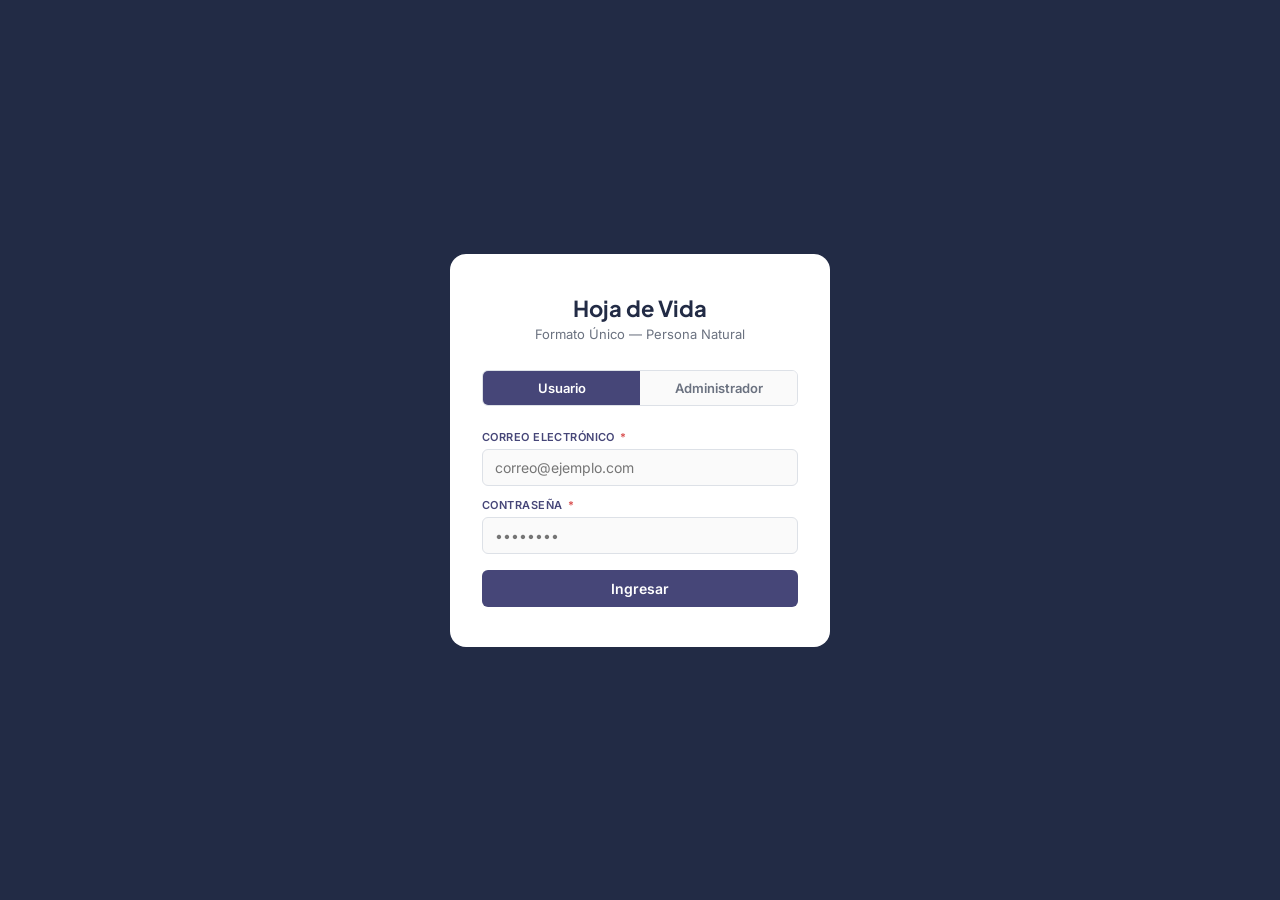
<file: index.html>
<!DOCTYPE html>
<html lang="es">
<head>
<meta charset="UTF-8">
<meta name="viewport" content="width=device-width, initial-scale=1.0">
<title>Login — Hoja de Vida</title>
<link rel="stylesheet" href="./css/styles.css">
</head>
<body>

<div class="login-wrap">
  <div class="login-card">
    <div class="logo-big">Hoja de Vida</div>
    <div class="sub">Formato Único — Persona Natural</div>
    <div class="role-tabs">
      <div class="role-tab active" onclick="selectRole(this,'usuario')">Usuario</div>
      <div class="role-tab" onclick="selectRole(this,'admin')">Administrador</div>
    </div>
    <div class="form-grid full" style="gap:12px;">
      <div class="field">
        <label>Correo electrónico <span class="req">*</span></label>
        <input type="email" placeholder="correo@ejemplo.com">
      </div>
      <div class="field">
        <label>Contraseña <span class="req">*</span></label>
        <input type="password" placeholder="••••••••">
      </div>
    </div>
    <button class="btn btn-primary" style="width:100%;margin-top:1rem;" id="btn-ingresar" onclick="ingresar()">Ingresar</button>
  </div>
</div>

<script src="./js/index.js"></script>
</body>
</html>
</file>
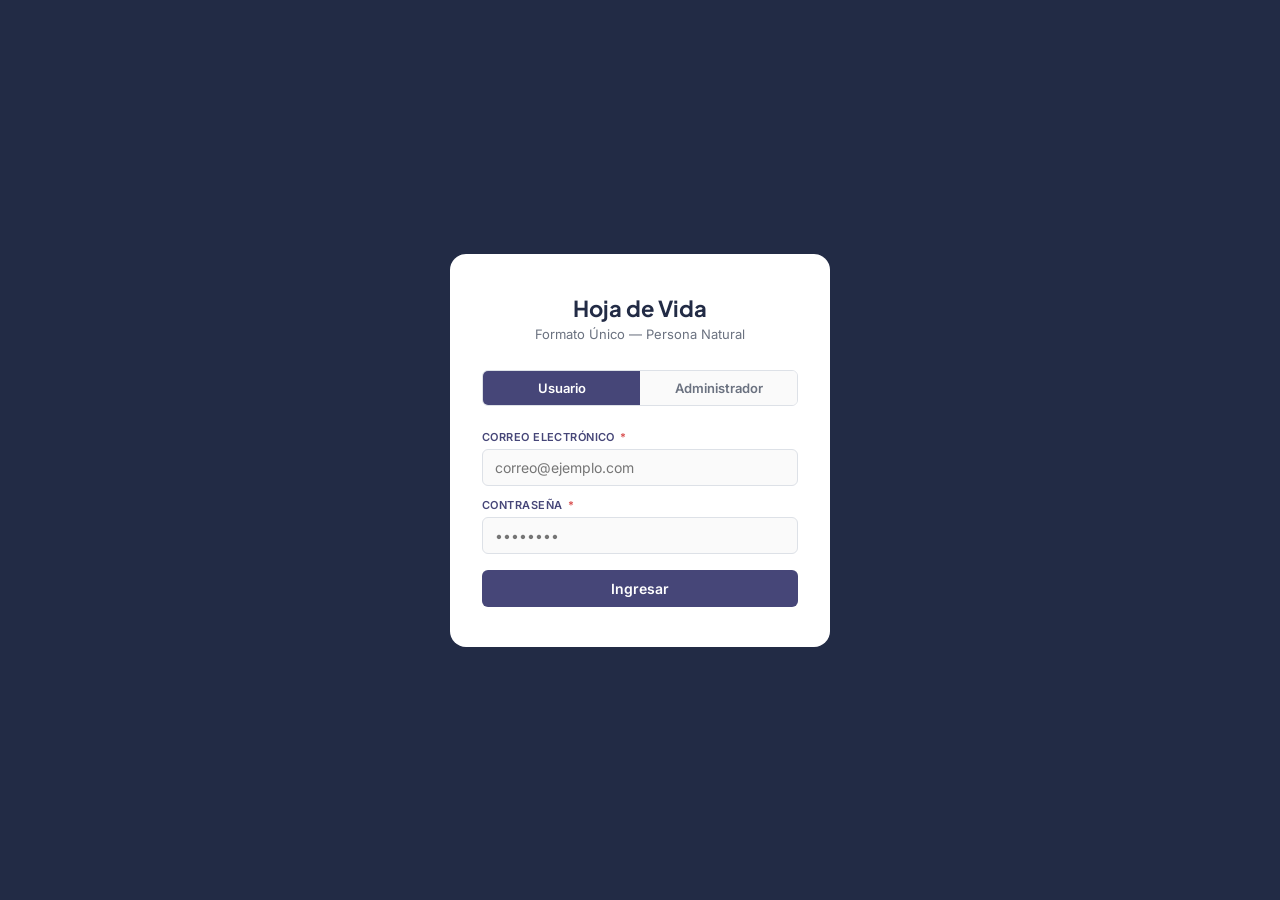
<file: admin.html>
<!DOCTYPE html>
<html lang="es">
<head>
  <meta charset="UTF-8">
  <meta name="viewport" content="width=device-width, initial-scale=1.0">
  <title>Administrador — Hoja de Vida</title>
  <link rel="stylesheet" href="../css/admin_style.css">
</head>
<body>
<header>
  <div class="logo">HV <span>Admin Panel</span></div>
  <div style="display:flex;align-items:center;gap:16px;">
    <span style="font-size:12px;color:var(--c4);" id="header-usuario"></span>
    <button class="btn btn-ghost" style="font-size:12px;padding:5px 12px;color:#fff;border-color:rgba(255,255,255,0.3);" onclick="salir()">Cerrar sesión</button>
  </div>
</header>
<nav style="background:var(--c1);">
  <span style="color:rgba(255,255,255,0.7);font-size:13px;padding:13px 18px;">Panel de Administración</span>
</nav>
<main>
  <div class="page-header">
    <h2>Hojas de vida recibidas</h2>
    <p>Visualice, filtre y cambie el estado de las hojas de vida.</p>
  </div>

  <div class="admin-layout">
    <!-- Sidebar filtros -->
    <div class="sidebar">
      <div style="font-size:11px;font-weight:700;color:var(--muted);text-transform:uppercase;letter-spacing:.05em;margin-bottom:8px;">Filtrar por estado</div>
      <div id="sidebar-filtros"></div>
    </div>

    <!-- Tabla principal -->
    <div class="admin-main">
      <div class="card" style="padding:0;overflow:hidden;">
        <div class="table-wrap">
          <table>
            <thead>
            <tr>
              <th>Nombre</th>
              <th>Documento</th>
              <th>Correo</th>
              <th>Fecha envío</th>
              <th>Estado</th>
              <th>Acción</th>
            </tr>
            </thead>
            <tbody id="tabla-hvs">
            <tr><td colspan="6" style="text-align:center;padding:2rem;color:var(--muted);">Cargando...</td></tr>
            </tbody>
          </table>
        </div>
      </div>

      <!-- Panel detalle -->
      <div class="card" id="panel-detalle" style="display:none;margin-top:1rem;">
        <div class="card-title"><span class="dot"></span> Detalle de hoja de vida</div>
        <div class="form-grid" style="margin-bottom:1rem;">
          <div class="preview-row"><span class="k">Nombre:</span><span class="v" id="det-nombre">—</span></div>
          <div class="preview-row"><span class="k">Documento:</span><span class="v" id="det-doc">—</span></div>
          <div class="preview-row"><span class="k">Correo:</span><span class="v" id="det-correo">—</span></div>
          <div class="preview-row"><span class="k">Formación:</span><span class="v" id="det-formacion">—</span></div>
          <div class="preview-row"><span class="k">Experiencia:</span><span class="v" id="det-exp">—</span></div>
          <div class="preview-row"><span class="k">Fecha envío:</span><span class="v" id="det-fecha">—</span></div>
          <div class="preview-row"><span class="k">Estado actual:</span><span class="tag diligenciada" id="det-estado">—</span></div>
        </div>
        <div style="display:flex;align-items:center;gap:12px;flex-wrap:wrap;">
          <div class="field" style="flex:1;min-width:200px;">
            <label>Cambiar estado</label>
            <select id="nuevo-estado">
              <option value="diligenciada">Diligenciada</option>
              <option value="aceptada">Aceptada</option>
              <option value="rechazada">Rechazada</option>
            </select>
          </div>
          <button class="btn btn-primary" style="margin-top:18px;" onclick="cambiarEstado()">Guardar cambio</button>
        </div>
      </div>
    </div>
  </div>
</main>
<footer>Facultad de Ingeniería · Desarrollo Web · EAM Institución Universitaria</footer>
<script src="js/admin.js"></script>
</body>
</html>
</file>
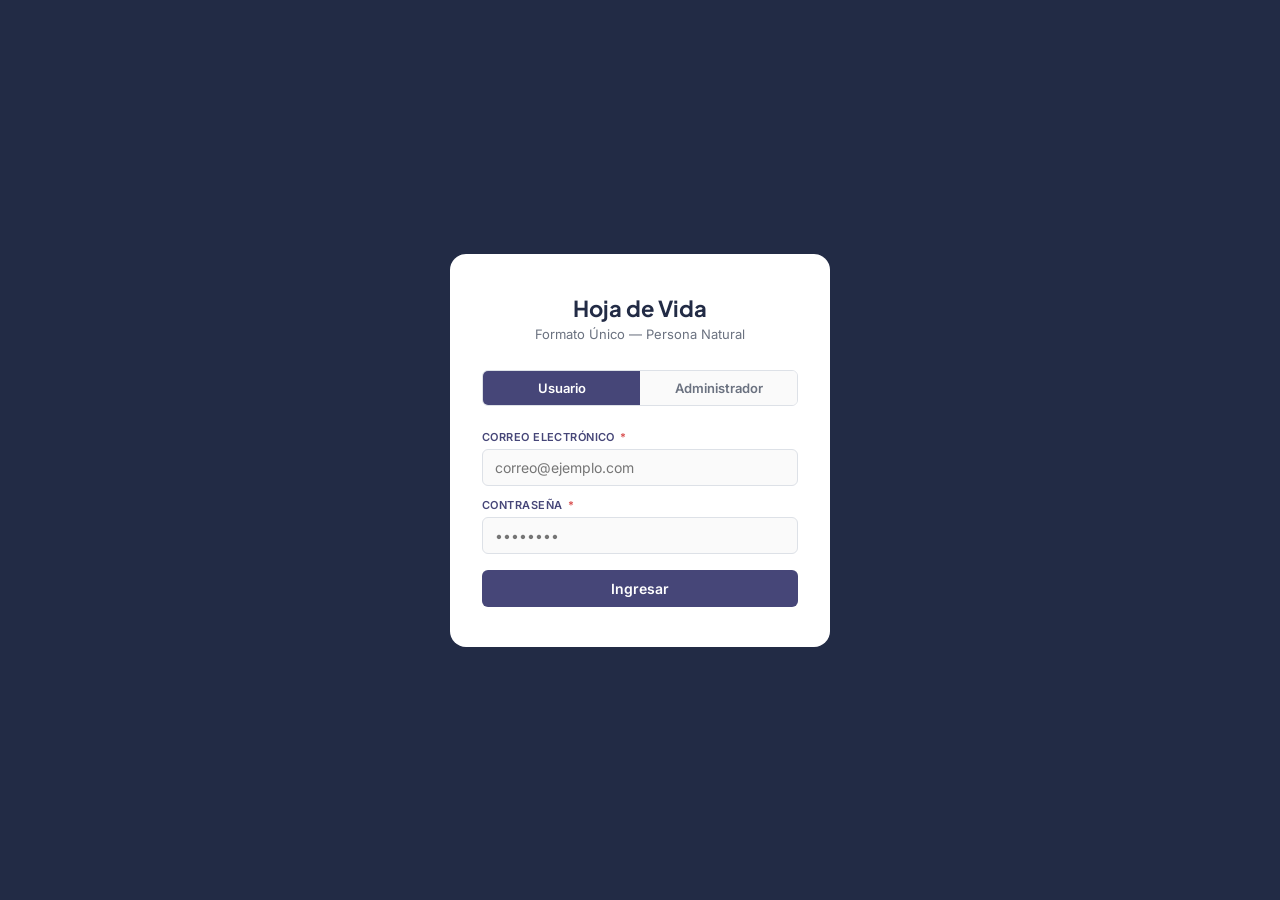
<file: html/admin.html>
<!DOCTYPE html>
<html lang="es">
<head>
  <meta charset="UTF-8">
  <meta name="viewport" content="width=device-width, initial-scale=1.0">
  <title>Administrador — Hoja de Vida</title>
  <link rel="stylesheet" href="../css/admin_style.css">
</head>
<body>
<header>
  <div class="logo">HV <span>Admin Panel</span></div>
  <div style="display:flex;align-items:center;gap:16px;">
    <span style="font-size:12px;color:var(--c4);" id="header-usuario"></span>
    <button class="btn btn-ghost" style="font-size:12px;padding:5px 12px;color:#fff;border-color:rgba(255,255,255,0.3);" onclick="salir()">Cerrar sesión</button>
  </div>
</header>
<nav style="background:var(--c1);">
  <span style="color:rgba(255,255,255,0.7);font-size:13px;padding:13px 18px;">Panel de Administración</span>
</nav>
<main>
  <div class="page-header">
    <h2>Hojas de vida recibidas</h2>
    <p>Visualice, filtre y cambie el estado de las hojas de vida.</p>
  </div>

  <div class="admin-layout">
    <!-- Sidebar filtros -->
    <div class="sidebar">
      <div style="font-size:11px;font-weight:700;color:var(--muted);text-transform:uppercase;letter-spacing:.05em;margin-bottom:8px;">Filtrar por estado</div>
      <div id="sidebar-filtros"></div>
    </div>

    <!-- Tabla principal -->
    <div class="admin-main">
      <div class="card" style="padding:0;overflow:hidden;">
        <div class="table-wrap">
          <table>
            <thead>
              <tr>
                <th>Nombre</th>
                <th>Documento</th>
                <th>Correo</th>
                <th>Fecha envío</th>
                <th>Estado</th>
                <th>Acción</th>
              </tr>
            </thead>
            <tbody id="tabla-hvs">
              <tr><td colspan="6" style="text-align:center;padding:2rem;color:var(--muted);">Cargando...</td></tr>
            </tbody>
          </table>
        </div>
      </div>

      <!-- Panel detalle -->
      <div class="card" id="panel-detalle" style="display:none;margin-top:1rem;">
        <div class="card-title"><span class="dot"></span> Detalle de hoja de vida</div>
        <div class="form-grid" style="margin-bottom:1rem;">
          <div class="preview-row"><span class="k">Nombre:</span><span class="v" id="det-nombre">—</span></div>
          <div class="preview-row"><span class="k">Documento:</span><span class="v" id="det-doc">—</span></div>
          <div class="preview-row"><span class="k">Correo:</span><span class="v" id="det-correo">—</span></div>
          <div class="preview-row"><span class="k">Formación:</span><span class="v" id="det-formacion">—</span></div>
          <div class="preview-row"><span class="k">Experiencia:</span><span class="v" id="det-exp">—</span></div>
          <div class="preview-row"><span class="k">Fecha envío:</span><span class="v" id="det-fecha">—</span></div>
          <div class="preview-row"><span class="k">Estado actual:</span><span class="tag diligenciada" id="det-estado">—</span></div>
        </div>
        <div style="display:flex;align-items:center;gap:12px;flex-wrap:wrap;">
          <div class="field" style="flex:1;min-width:200px;">
            <label>Cambiar estado</label>
            <select id="nuevo-estado">
              <option value="diligenciada">Diligenciada</option>
              <option value="aceptada">Aceptada</option>
              <option value="rechazada">Rechazada</option>
            </select>
          </div>
          <button class="btn btn-primary" style="margin-top:18px;" onclick="cambiarEstado()">Guardar cambio</button>
        </div>
      </div>
    </div>
  </div>
</main>
<footer>Facultad de Ingeniería · Desarrollo Web · EAM Institución Universitaria</footer>
<script src="../js/admin.js"></script>
</body>
</html>
</file>
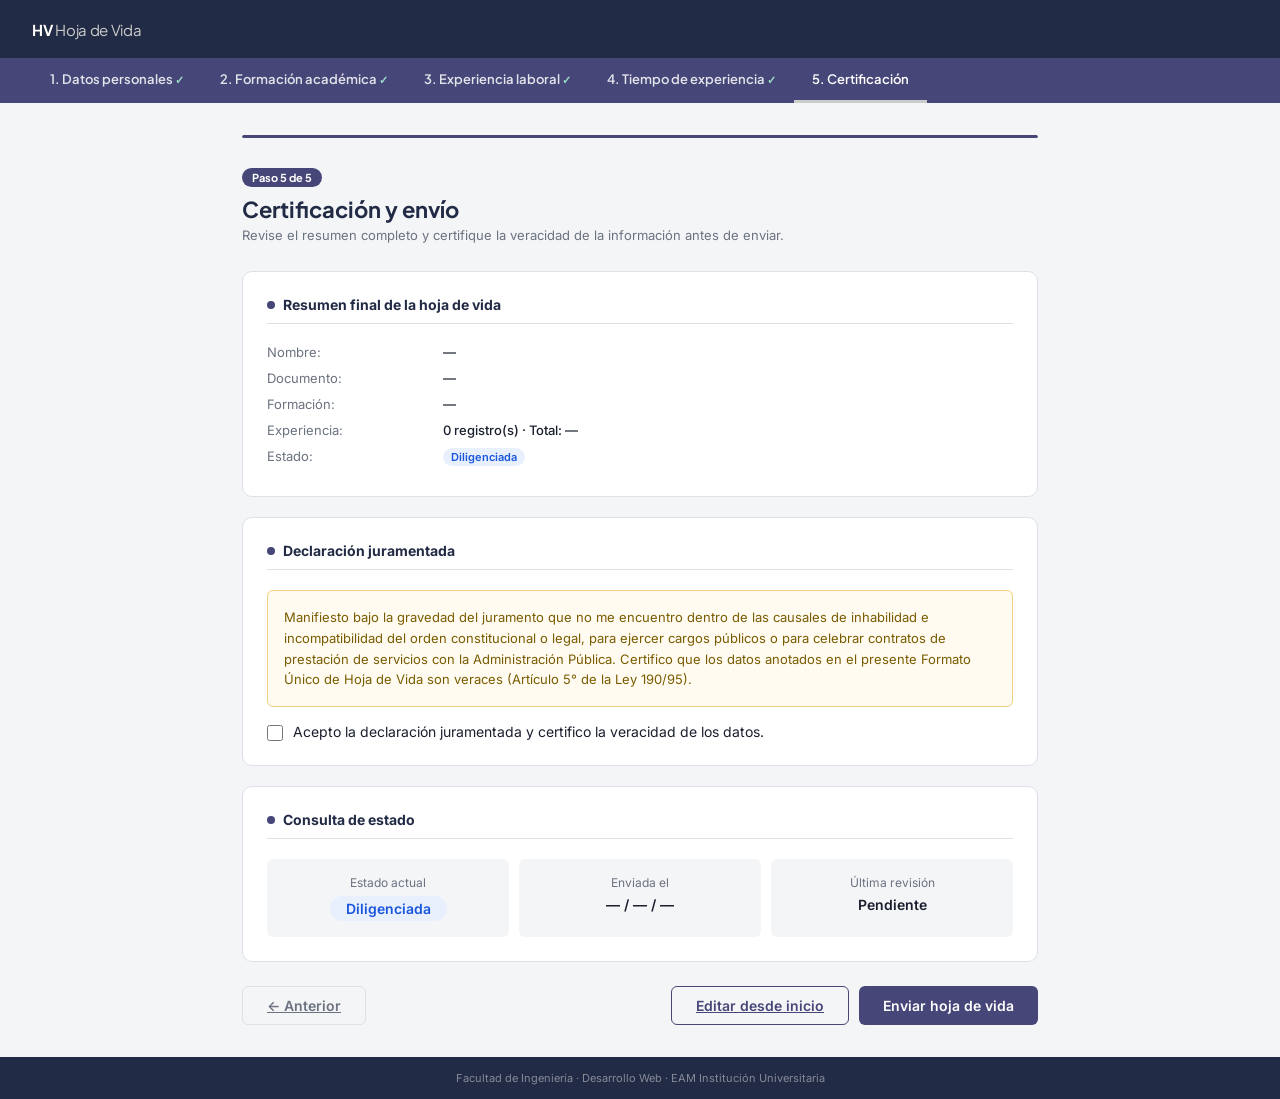
<file: html/certificacion.html>
<!DOCTYPE html>
<html lang="es">
<head> 
  <meta charset="UTF-8">
  <meta name="viewport" content="width=device-width, initial-scale=1.0">
  <title>Certificación — Hoja de Vida</title>
  <link rel="stylesheet" href="../css/styles.css">
</head>
<body>
<header>
  <div class="logo">HV <span>Hoja de Vida</span></div>
  <span style="font-size:12px;color:var(--c4);" id="header-usuario"></span>
</header>
<nav>
  <a class="done" href="datos-personales.html">1. Datos personales</a>
  <a class="done" href="formacion-academica.html">2. Formación académica</a>
  <a class="done" href="experiencia-laboral.html">3. Experiencia laboral</a>
  <a class="done" href="tiempo-experiencia.html">4. Tiempo de experiencia</a>
  <a class="active" href="certificacion.html">5. Certificación</a>
</nav>
<main>
  <div class="progress-bar"><div class="progress-fill" style="width:100%"></div></div>
  <div class="page-header">
    <div class="step-badge">Paso 5 de 5</div>
    <h2>Certificación y envío</h2>
    <p>Revise el resumen completo y certifique la veracidad de la información antes de enviar.</p>
  </div>

  <div class="card">
    <div class="card-title"><span class="dot"></span> Resumen final de la hoja de vida</div>
    <div class="preview-row" style="margin-bottom:10px;"><span class="k">Nombre:</span><span class="v" id="res-nombre">—</span></div>
    <div class="preview-row" style="margin-bottom:10px;"><span class="k">Documento:</span><span class="v" id="res-doc">—</span></div>
    <div class="preview-row" style="margin-bottom:10px;"><span class="k">Formación:</span><span class="v" id="res-formacion">—</span></div>
    <div class="preview-row" style="margin-bottom:10px;"><span class="k">Experiencia:</span><span class="v" id="res-experiencia">—</span></div>
    <div class="preview-row"><span class="k">Estado:</span>
      <span class="tag diligenciada" id="res-estado">Diligenciada</span>
    </div>
  </div>

  <div class="card">
    <div class="card-title"><span class="dot"></span> Declaración juramentada</div>
    <div style="background:#fffbf0;border:1px solid #f0d080;border-radius:var(--radius-sm);padding:1rem;font-size:13px;color:#7a5c00;line-height:1.6;margin-bottom:1rem;">
      Manifiesto bajo la gravedad del juramento que no me encuentro dentro de las causales de inhabilidad
      e incompatibilidad del orden constitucional o legal, para ejercer cargos públicos o para celebrar
      contratos de prestación de servicios con la Administración Pública. Certifico que los datos anotados
      en el presente Formato Único de Hoja de Vida son veraces (Artículo 5° de la Ley 190/95).
    </div>
    <label style="display:flex;align-items:flex-start;gap:10px;cursor:pointer;font-size:14px;">
      <input type="checkbox" id="acepto" style="margin-top:2px;accent-color:var(--c2);width:16px;height:16px;">
      <span>Acepto la declaración juramentada y certifico la veracidad de los datos.</span>
    </label>
  </div>

  <div class="card">
    <div class="card-title"><span class="dot"></span> Consulta de estado</div>
    <div style="display:flex;gap:10px;flex-wrap:wrap;">
      <div style="flex:1;min-width:160px;background:var(--bg);border-radius:var(--radius-sm);padding:1rem;text-align:center;">
        <div style="font-size:12px;color:var(--muted);margin-bottom:6px;">Estado actual</div>
        <span class="tag diligenciada" id="res-estado-info" style="font-size:14px;padding:4px 16px;">Diligenciada</span>
      </div>
      <div style="flex:1;min-width:160px;background:var(--bg);border-radius:var(--radius-sm);padding:1rem;text-align:center;">
        <div style="font-size:12px;color:var(--muted);margin-bottom:6px;">Enviada el</div>
        <div style="font-size:14px;font-weight:600;color:var(--text);" id="res-fecha-envio">— / — / —</div>
      </div>
      <div style="flex:1;min-width:160px;background:var(--bg);border-radius:var(--radius-sm);padding:1rem;text-align:center;">
        <div style="font-size:12px;color:var(--muted);margin-bottom:6px;">Última revisión</div>
        <div style="font-size:14px;font-weight:600;color:var(--text);" id="res-ultima-revision">Pendiente</div>
      </div>
    </div>
  </div>

  <div class="btn-row">
    <a href="tiempo-experiencia.html" class="btn btn-ghost">← Anterior</a>
    <div style="display:flex;gap:10px;">
      <a href="datos-personales.html" class="btn btn-secondary">Editar desde inicio</a>
      <button class="btn btn-primary" onclick="enviar()">Enviar hoja de vida</button>
    </div>
  </div>
</main>
<footer>Facultad de Ingeniería · Desarrollo Web · EAM Institución Universitaria</footer>
<script src="../js/certificacion.js"></script>
</body>
</html>
</file>
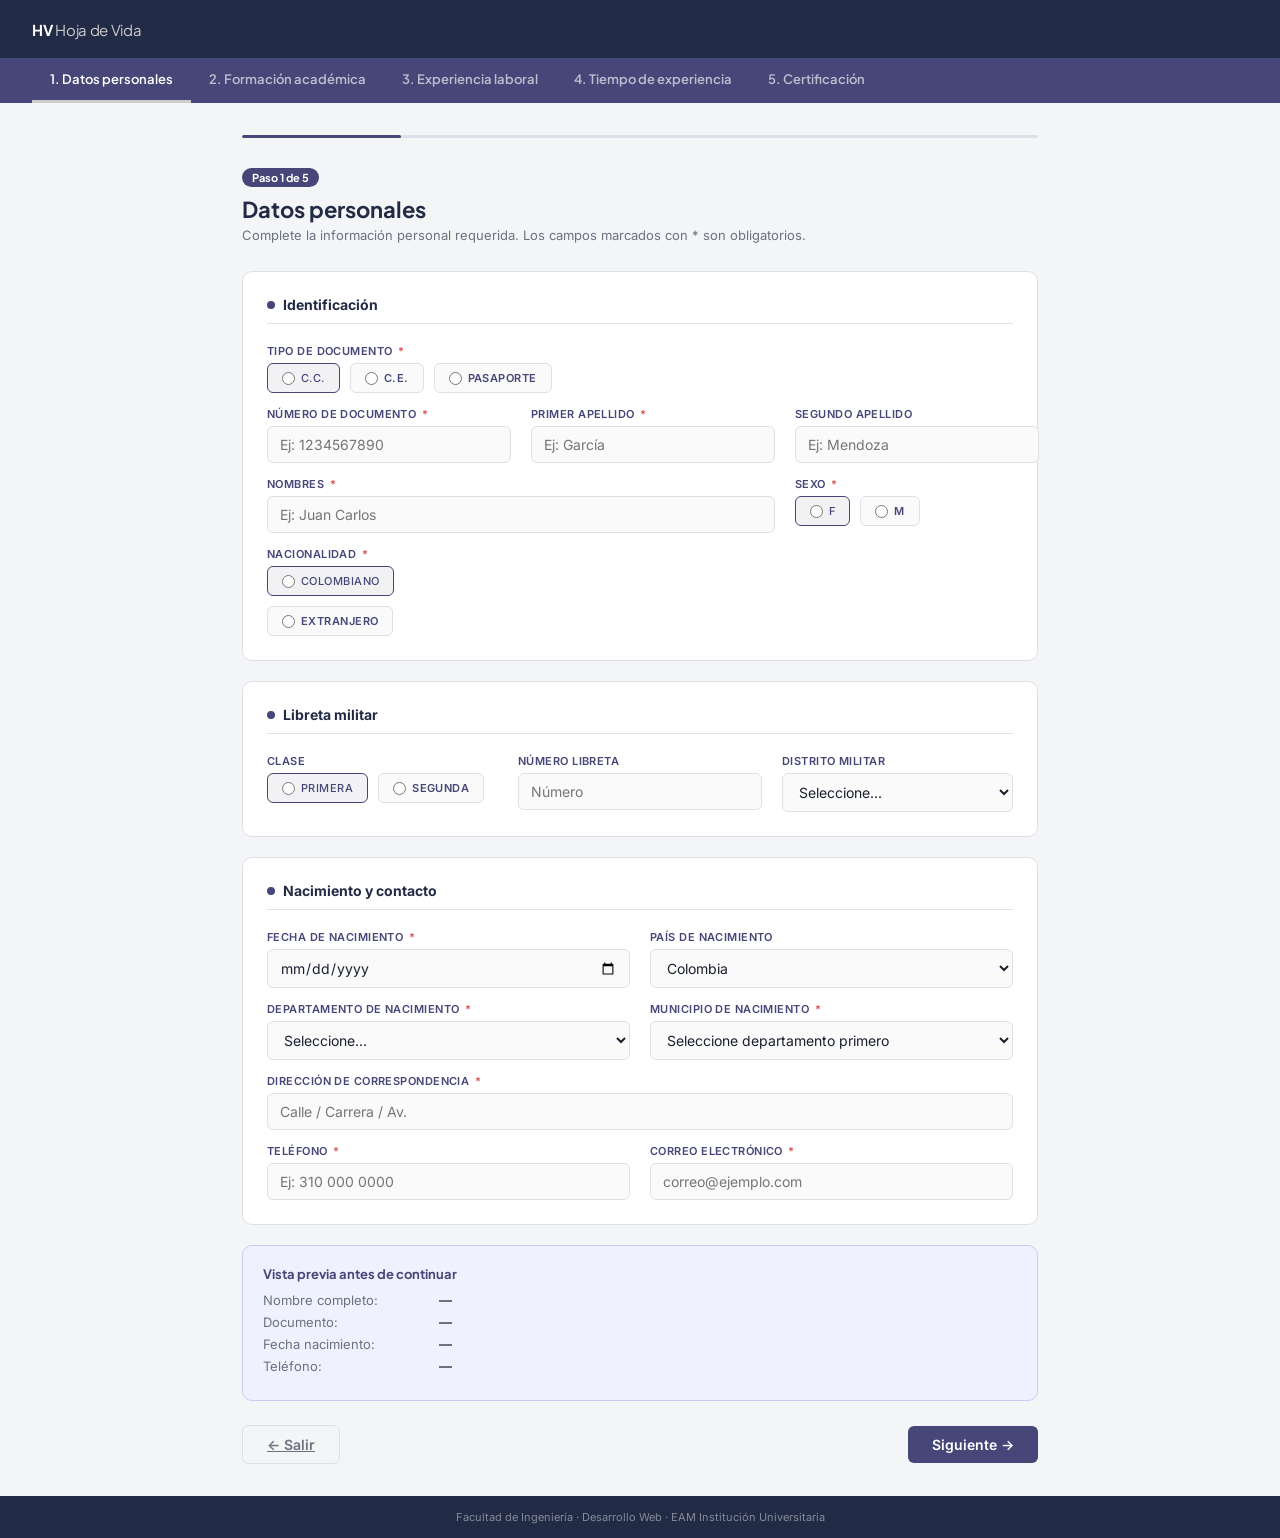
<file: html/datos-personales.html>
<!DOCTYPE html> 
<html lang="es">
<head>
<meta charset="UTF-8">
<meta name="viewport" content="width=device-width, initial-scale=1.0">
<title>Datos personales — Hoja de Vida</title>
<link rel="stylesheet" href="../css/styles.css">
</head>
<body>

<header>
  <div class="logo">HV <span>Hoja de Vida</span></div>
  <span style="font-size:12px;color:var(--c4);" id="header-usuario"></span>
</header>
<nav>
  <a class="active" href="datos-personales.html">1. Datos personales</a>
  <a href="formacion-academica.html">2. Formación académica</a>
  <a href="experiencia-laboral.html">3. Experiencia laboral</a>
  <a href="tiempo-experiencia.html">4. Tiempo de experiencia</a>
  <a href="certificacion.html">5. Certificación</a>
</nav>
<main>
  <div class="progress-bar"><div class="progress-fill" style="width:20%"></div></div>
  <div class="page-header">
    <div class="step-badge">Paso 1 de 5</div>
    <h2>Datos personales</h2>
    <p>Complete la información personal requerida. Los campos marcados con * son obligatorios.</p>
  </div>

  <div class="card">
    <div class="card-title"><span class="dot"></span> Identificación</div>
    <div class="form-grid three">
      <div class="field span3">
        <label>Tipo de documento <span class="req">*</span></label>
        <div class="radio-group" id="grupo-tipo-doc">
          <label class="radio-opt selected"><input type="radio" name="doc"> C.C.</label>
          <label class="radio-opt"><input type="radio" name="doc"> C.E.</label>
          <label class="radio-opt"><input type="radio" name="doc"> Pasaporte</label>
        </div>
      </div>
      <div class="field">
        <label>Número de documento <span class="req">*</span></label>
        <input type="text" id="numero-doc" placeholder="Ej: 1234567890">
        <span class="err">Campo obligatorio</span>
      </div>
      <div class="field">
        <label>Primer apellido <span class="req">*</span></label>
        <input type="text" id="primer-apellido" placeholder="Ej: García">
        <span class="err">Campo obligatorio</span>
      </div>
      <div class="field">
        <label>Segundo apellido</label>
        <input type="text" id="segundo-apellido" placeholder="Ej: Mendoza">
      </div>
      <div class="field span2">
        <label>Nombres <span class="req">*</span></label>
        <input type="text" id="nombres" placeholder="Ej: Juan Carlos">
        <span class="err">Campo obligatorio</span>
      </div>
      <div class="field">
        <label>Sexo <span class="req">*</span></label>
        <div class="radio-group" id="grupo-sexo">
          <label class="radio-opt selected"><input type="radio" name="sex"> F</label>
          <label class="radio-opt"><input type="radio" name="sex"> M</label>
        </div>
      </div>
      <div class="field">
        <label>Nacionalidad <span class="req">*</span></label>
        <div class="radio-group" id="grupo-nacionalidad">
          <label class="radio-opt selected"><input type="radio" name="nat"> Colombiano</label>
          <label class="radio-opt"><input type="radio" name="nat"> Extranjero</label>
        </div>
      </div>
    </div>
  </div>

  <div class="card">
    <div class="card-title"><span class="dot"></span> Libreta militar</div>
    <div class="form-grid three">
      <div class="field">
        <label>Clase</label>
        <div class="radio-group" id="grupo-clase-libreta">
          <label class="radio-opt selected"><input type="radio" name="lm"> Primera</label>
          <label class="radio-opt"><input type="radio" name="lm"> Segunda</label>
        </div>
      </div>
      <div class="field">
        <label>Número libreta</label>
        <input type="text" id="numero-libreta" placeholder="Número">
      </div>
      <div class="field">
        <label>Distrito militar</label>
        <select id="distrito-militar">
          <option value="">Cargando...</option>
        </select>
      </div>
    </div>
  </div>

  <div class="card">
    <div class="card-title"><span class="dot"></span> Nacimiento y contacto</div>
    <div class="form-grid">
      <div class="field">
        <label>Fecha de nacimiento <span class="req">*</span></label>
        <input type="date" id="fecha-nac">
        <span class="err">Seleccione fecha</span>
      </div>
      <div class="field">
        <label>País de nacimiento</label>
        <select><option>Colombia</option></select>
      </div>
      <div class="field">
        <label>Departamento de nacimiento <span class="req">*</span></label>
        <select id="depto-nacimiento">
          <option value="">Cargando...</option>
        </select>
        <span class="err">Seleccione departamento</span>
      </div>
      <div class="field">
        <label>Municipio de nacimiento <span class="req">*</span></label>
        <select id="muni-nacimiento">
          <option value="">Seleccione departamento primero</option>
        </select>
        <span class="err">Seleccione municipio</span>
      </div>
      <div class="field span2">
        <label>Dirección de correspondencia <span class="req">*</span></label>
        <input type="text" id="direccion" placeholder="Calle / Carrera / Av.">
        <span class="err">Campo obligatorio</span>
      </div>
      <div class="field">
        <label>Teléfono <span class="req">*</span></label>
        <input type="tel" id="telefono" placeholder="Ej: 310 000 0000">
        <span class="err">Teléfono inválido</span>
      </div>
      <div class="field">
        <label>Correo electrónico <span class="req">*</span></label>
        <input type="email" id="correo" placeholder="correo@ejemplo.com">
        <span class="err">Correo inválido</span>
      </div>
    </div>
  </div>

  <div class="preview-box">
    <h4>Vista previa antes de continuar</h4>
    <div class="preview-row"><span class="k">Nombre completo:</span><span class="v" id="prev-nombre">—</span></div>
    <div class="preview-row"><span class="k">Documento:</span><span class="v" id="prev-doc">—</span></div>
    <div class="preview-row"><span class="k">Fecha nacimiento:</span><span class="v" id="prev-fnac">—</span></div>
    <div class="preview-row"><span class="k">Teléfono:</span><span class="v" id="prev-tel">—</span></div>
  </div>

  <div class="btn-row">
    <a href="../index.html" class="btn btn-ghost">← Salir</a>
    <button class="btn btn-primary" onclick="guardarYContinuar()">Siguiente →</button>
  </div>
</main>
<footer>Facultad de Ingeniería · Desarrollo Web · EAM Institución Universitaria</footer>

<script src="../js/datos-personales.js"></script>
</body>
</html>
</file>
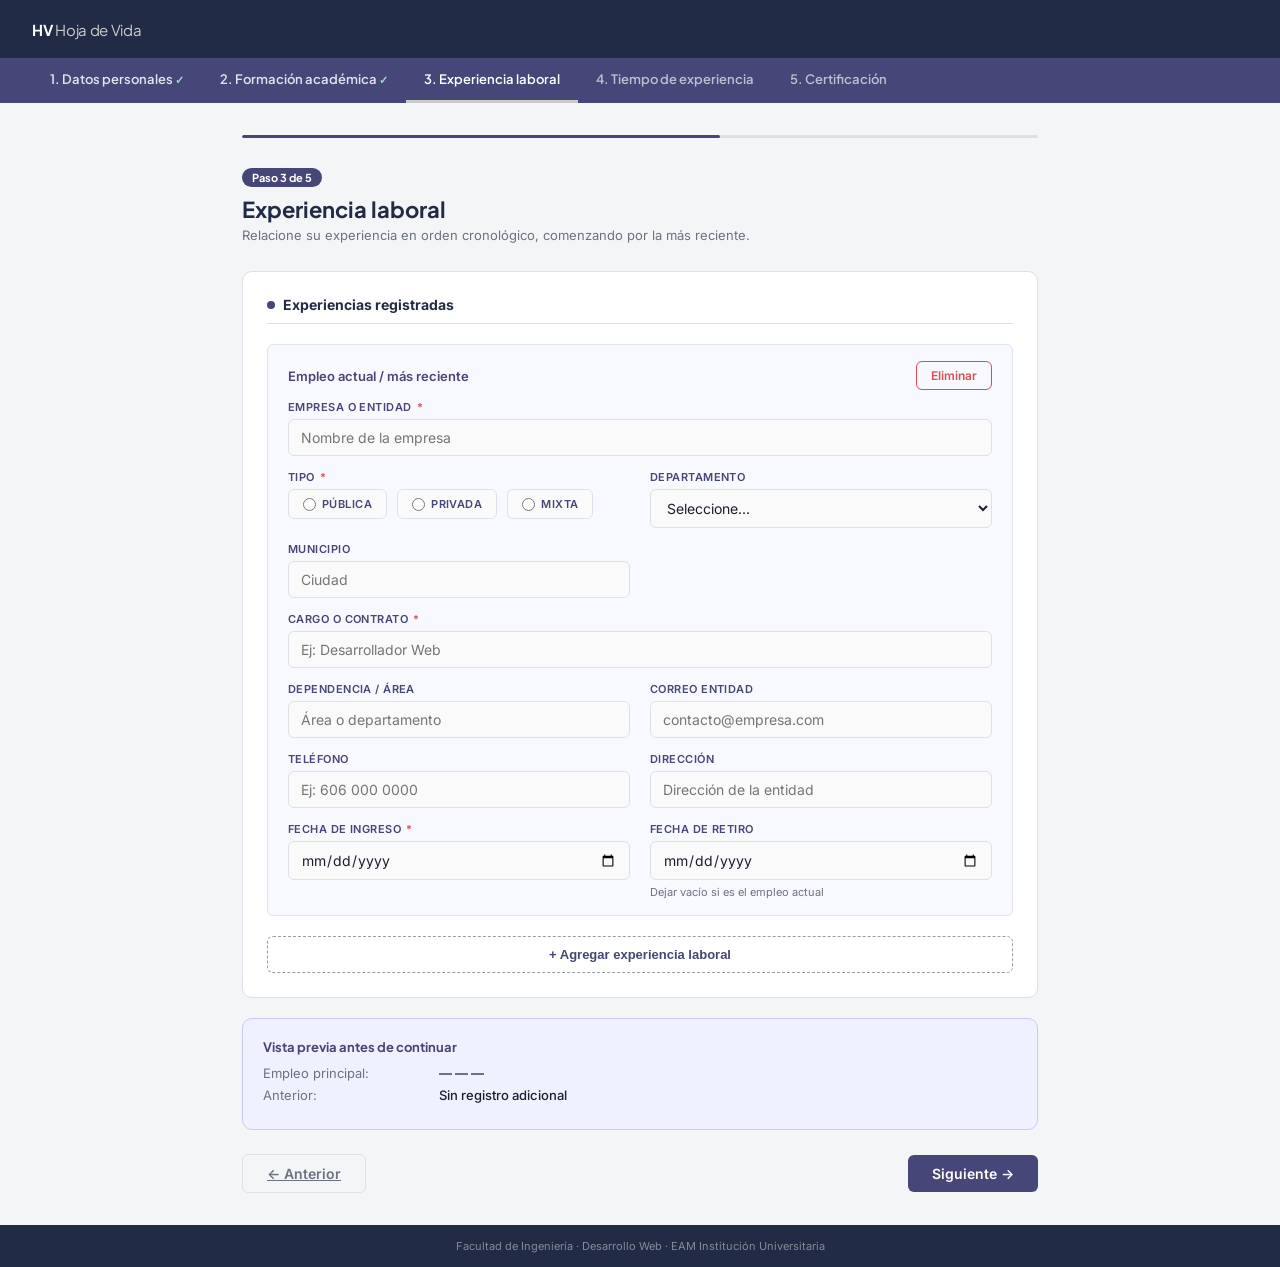
<file: html/experiencia-laboral.html>
<!DOCTYPE html>
<html lang="es">
<head> 
  <meta charset="UTF-8">
  <meta name="viewport" content="width=device-width, initial-scale=1.0">
  <title>Experiencia laboral — Hoja de Vida</title>
  <link rel="stylesheet" href="../css/styles.css">
</head>
<body>
<header>
  <div class="logo">HV <span>Hoja de Vida</span></div>
  <span style="font-size:12px;color:var(--c4);" id="header-usuario"></span>
</header>
<nav>
  <a class="done" href="datos-personales.html">1. Datos personales</a>
  <a class="done" href="formacion-academica.html">2. Formación académica</a>
  <a class="active" href="experiencia-laboral.html">3. Experiencia laboral</a>
  <a href="tiempo-experiencia.html">4. Tiempo de experiencia</a>
  <a href="certificacion.html">5. Certificación</a>
</nav>
<main>
  <div class="progress-bar"><div class="progress-fill" style="width:60%"></div></div>
  <div class="page-header">
    <div class="step-badge">Paso 3 de 5</div>
    <h2>Experiencia laboral</h2>
    <p>Relacione su experiencia en orden cronológico, comenzando por la más reciente.</p>
  </div>

  <div class="card">
    <div class="card-title"><span class="dot"></span> Experiencias registradas</div>
    <div id="exp-container"></div>
    <button class="btn-add" onclick="addExperiencia()">+ Agregar experiencia laboral</button>
  </div>

  <div class="preview-box">
    <h4>Vista previa antes de continuar</h4>
    <div class="preview-row"><span class="k">Empleo principal:</span><span class="v" id="prev-exp1">—</span></div>
    <div class="preview-row"><span class="k">Anterior:</span><span class="v" id="prev-exp2">—</span></div>
  </div>

  <div class="btn-row">
    <a href="formacion-academica.html" class="btn btn-ghost">← Anterior</a>
    <button class="btn btn-primary" onclick="guardarYContinuar()">Siguiente →</button>
  </div>
</main>
<footer>Facultad de Ingeniería · Desarrollo Web · EAM Institución Universitaria</footer>
<script src="../js/experiencia-labora.js"></script>
</body>
</html>
</file>
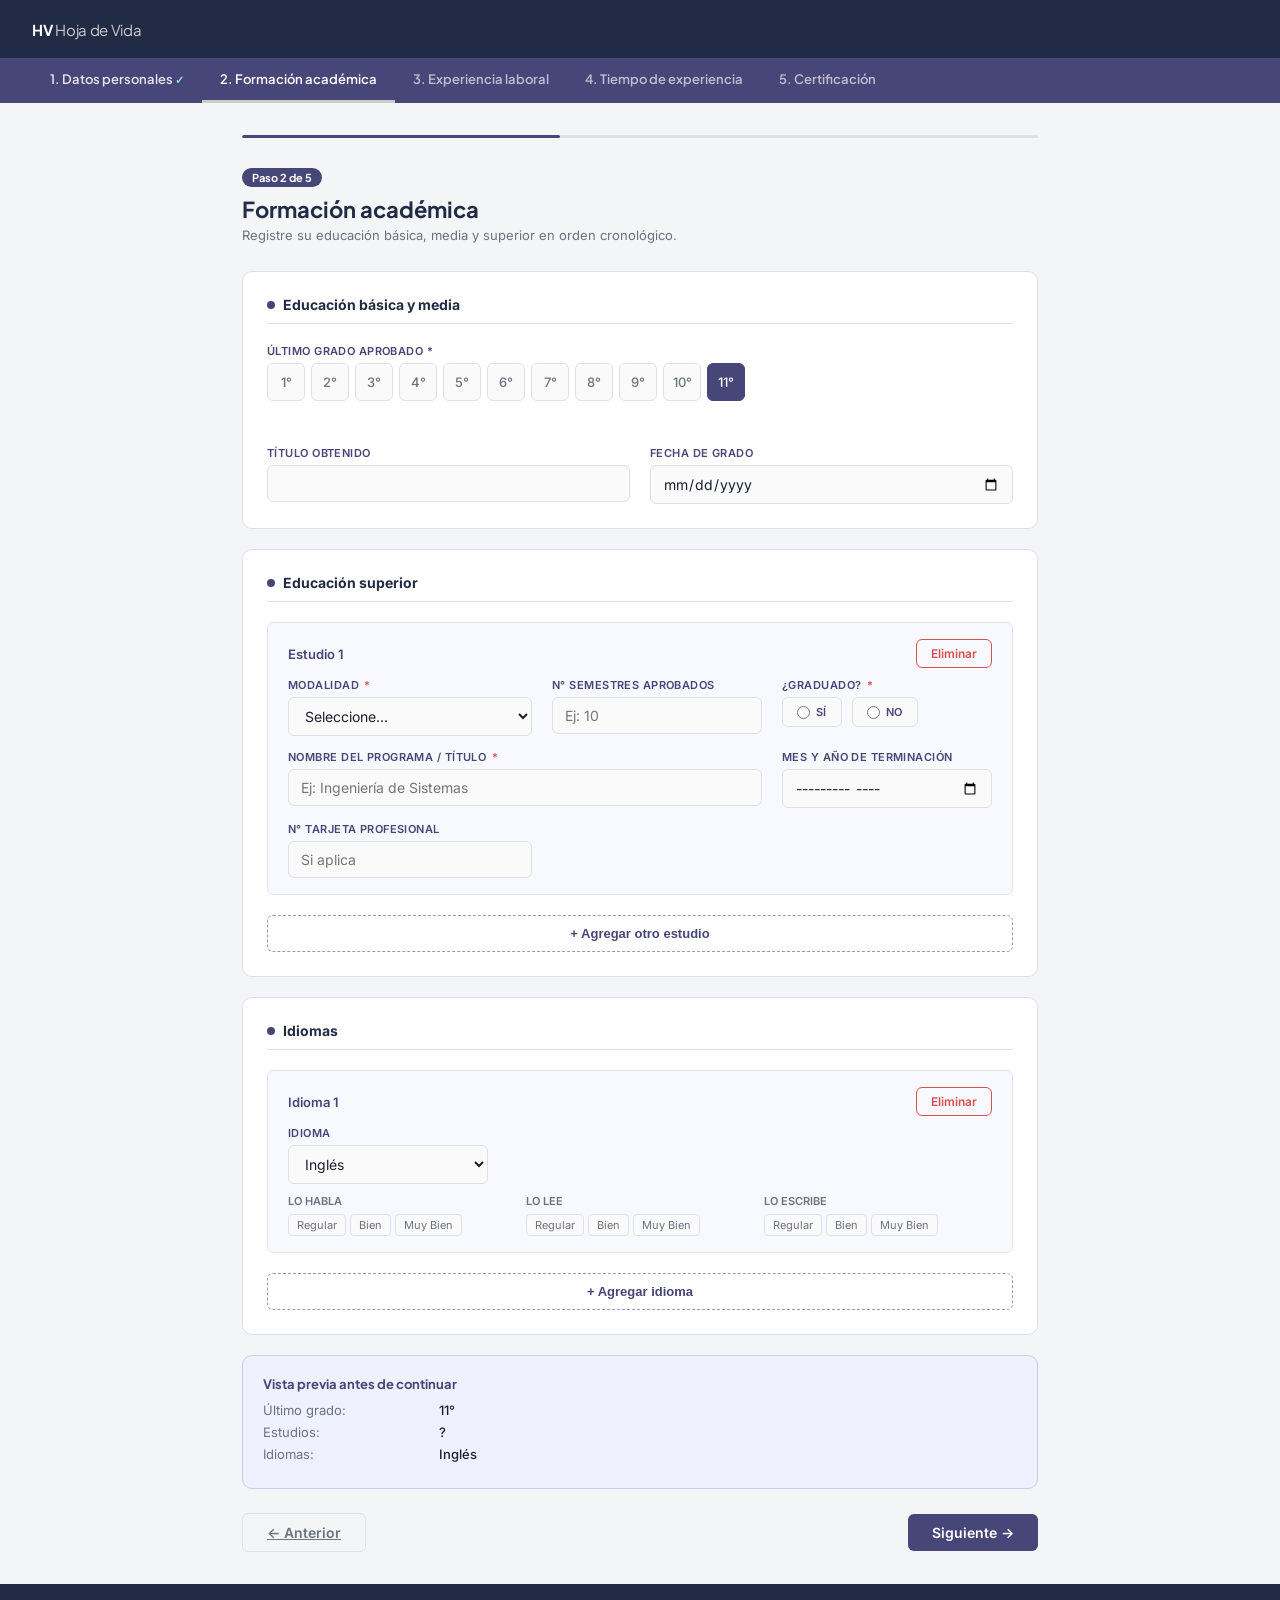
<file: html/formacion-academica.html>
<!DOCTYPE html>
<!-- Define el tipo de documento como HTML5 -->

<html lang="es">
<!-- Idioma del contenido: español -->

<head>
    <!-- Configuración general -->

    <meta charset="UTF-8">
    <!-- Permite caracteres especiales -->

    <meta name="viewport" content="width=device-width, initial-scale=1.0">
    <!-- Hace la página responsive -->

    <title>Formación académica — Hoja de Vida</title>
    <!-- Título de la pestaña -->

    <link rel="stylesheet" href="../css/styles.css">
    <!-- Archivo de estilos -->
</head>

<body>
<!-- Contenido visible -->

<!-- ================= HEADER ================= -->
<header>
    <div class="logo">
        HV <span>Hoja de Vida</span>
    </div>
    <!-- Logo del sistema -->

    <span id="header-usuario"></span>
    <!-- Aquí se mostrará el usuario con JS -->
</header>

<!-- ================= NAVEGACIÓN ================= -->
<nav>
    <!-- Menú tipo pasos -->

    <a class="done" href="datos-personales.html">1. Datos personales</a>
    <a class="active" href="formacion-academica.html">2. Formación académica</a>
    <a href="experiencia-laboral.html">3. Experiencia laboral</a>
    <a href="tiempo-experiencia.html">4. Tiempo de experiencia</a>
    <a href="certificacion.html">5. Certificación</a>
</nav>

<!-- ================= CONTENIDO PRINCIPAL ================= -->
<main>

    <!-- Barra de progreso -->
    <div class="progress-bar">
        <div class="progress-fill" style="width:40%"></div>
    </div>

    <!-- Encabezado -->
    <div class="page-header">
        <div class="step-badge">Paso 2 de 5</div>
        <h2>Formación académica</h2>
        <p>Registre su educación básica, media y superior en orden cronológico.</p>
    </div>

    <!-- ================= EDUCACIÓN BÁSICA ================= -->
    <div class="card">

        <div class="card-title">
            <span class="dot"></span> Educación básica y media
        </div>

        <!-- Selección de grado -->
        <div class="field">
            <label>Último grado aprobado *</label>

            <div class="grado-grid">
                <!-- Botones de grado -->
                <div class="grado-btn">1°</div><div class="grado-btn">2°</div>
                <div class="grado-btn">3°</div><div class="grado-btn">4°</div>
                <div class="grado-btn">5°</div><div class="grado-btn">6°</div>
                <div class="grado-btn">7°</div><div class="grado-btn">8°</div>
                <div class="grado-btn">9°</div><div class="grado-btn">10°</div>
                <div class="grado-btn selected">11°</div>
            </div><br>
            <br>
        </div>

        <!-- Campos con ID ) -->
        <div class="form-grid">

            <div class="field">
                <label>Título obtenido</label>
                <input type="text" id="titulo-basica">
                <!-- ID para capturar valor en JS -->
            </div>

            <div class="field">
                <label>Fecha de grado</label>
                <input type="date" id="fecha-basica">
                <!-- ID para capturar fecha -->
            </div>

        </div>
    </div>

    <!-- ================= EDUCACIÓN SUPERIOR ================= -->
    <div class="card">

        <div class="card-title">
            <span class="dot"></span> Educación superior
        </div>

        <!-- IMPORTANTE -->
        <div id="estudios-container"></div>
        <!-- Contenedor vacío: JS insertará aquí los estudios dinámicamente -->

        <button class="btn-add" onclick="addEstudio()">
            + Agregar otro estudio
        </button>
        <!-- Llama función JS -->
    </div>

    <!-- ================= IDIOMAS ================= -->
    <div class="card">

        <div class="card-title">
            <span class="dot"></span> Idiomas
        </div>

        <!-- Contenedor dinámico -->
        <div id="idiomas-container"></div>

        <button class="btn-add" onclick="addIdioma()">
            + Agregar idioma
        </button>
    </div>

    <!-- ================= VISTA PREVIA ================= -->
    <div class="preview-box">

        <h4>Vista previa antes de continuar</h4>

        <div class="preview-row">
            <span class="k">Último grado:</span>
            <span class="v" id="prev-grado">—</span>
            <!-- JS actualiza este valor -->
        </div>

        <div class="preview-row">
            <span class="k">Estudios:</span>
            <span class="v" id="prev-estudios">—</span>
        </div>

        <div class="preview-row">
            <span class="k">Idiomas:</span>
            <span class="v" id="prev-idiomas">—</span>
        </div>

    </div>

    <!-- ================= BOTONES ================= -->
    <div class="btn-row">

        <a href="datos-personales.html" class="btn btn-ghost">
            ← Anterior
        </a>

        <!-- Aquí cambia respecto al otro código -->
        <button class="btn btn-primary" onclick="guardarYContinuar()">
            Siguiente →
        </button>
        <!-- Ejecuta lógica antes de avanzar -->

    </div>

</main>

<!-- ================= FOOTER ================= -->
<footer>
    Facultad de Ingeniería · Desarrollo Web · EAM Institución Universitaria
</footer>

<!-- ================= JAVASCRIPT ================= -->
<script src="../js/formacion-academica.js"></script>
<!-- Aquí vive TODA la lógica dinámica -->

</body>
</html>
</file>
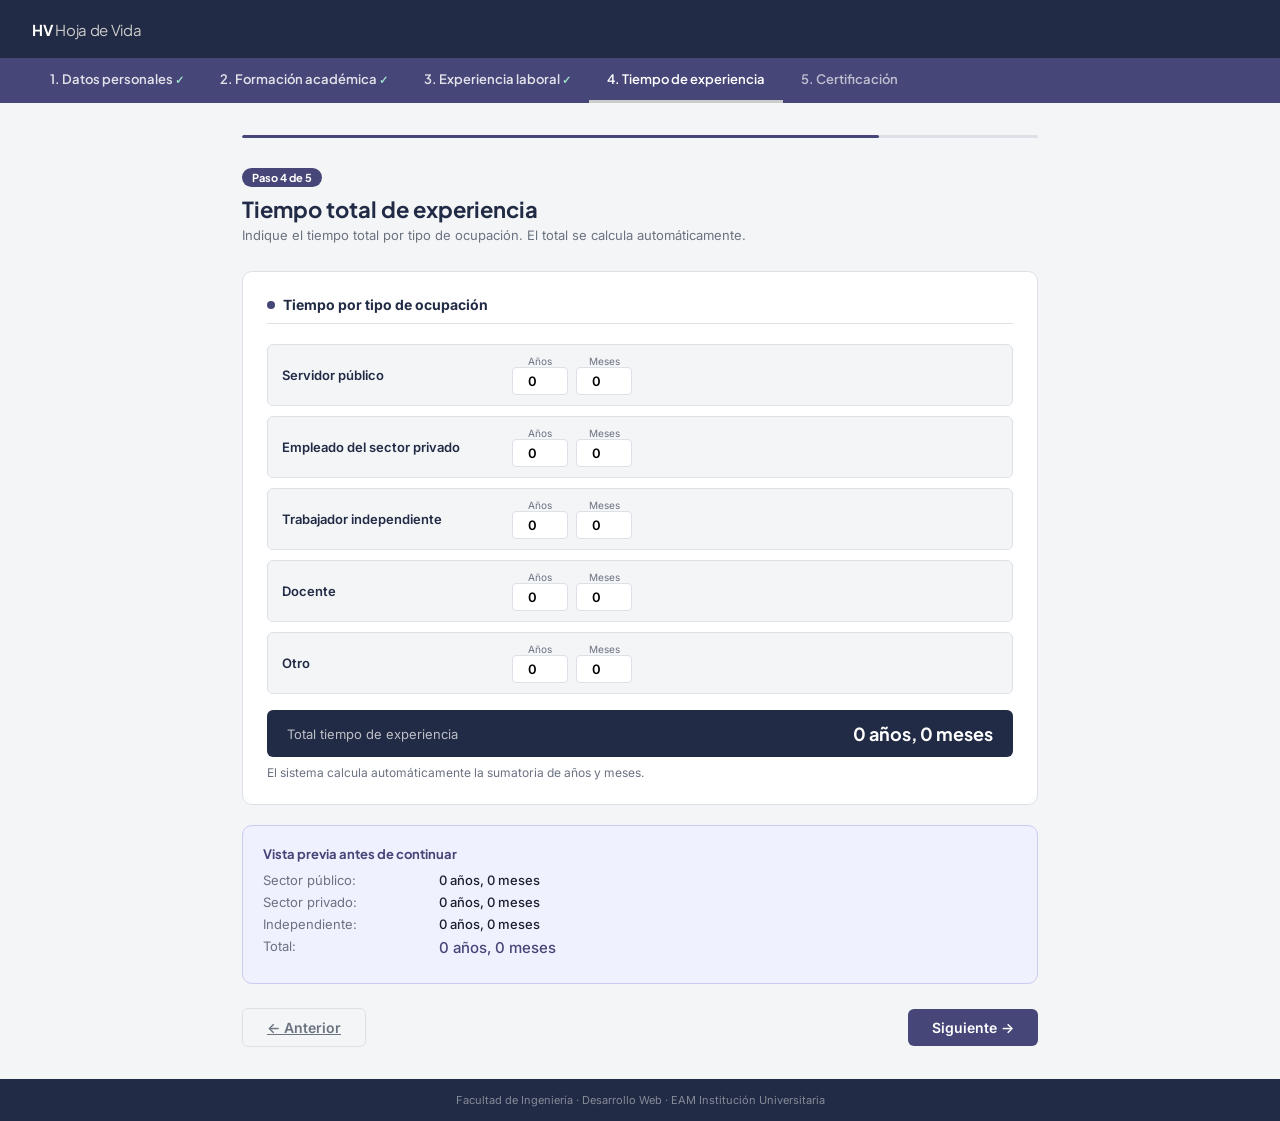
<file: html/tiempo-experiencia.html>
<!DOCTYPE html>
<html lang="es">
<head>
  <meta charset="UTF-8">
  <meta name="viewport" content="width=device-width, initial-scale=1.0">
  <title>Tiempo de experiencia — Hoja de Vida</title>
  <link rel="stylesheet" href="../css/styles.css">
</head>
<body>
<header>
  <div class="logo">HV <span>Hoja de Vida</span></div>
  <span style="font-size:12px;color:var(--c4);" id="header-usuario"></span>
</header>
<nav>
  <a class="done" href="datos-personales.html">1. Datos personales</a>
  <a class="done" href="formacion-academica.html">2. Formación académica</a>
  <a class="done" href="experiencia-laboral.html">3. Experiencia laboral</a>
  <a class="active" href="tiempo-experiencia.html">4. Tiempo de experiencia</a>
  <a href="certificacion.html">5. Certificación</a>
</nav>
<main>
  <div class="progress-bar"><div class="progress-fill" style="width:80%"></div></div>
  <div class="page-header">
    <div class="step-badge">Paso 4 de 5</div>
    <h2>Tiempo total de experiencia</h2>
    <p>Indique el tiempo total por tipo de ocupación. El total se calcula automáticamente.</p>
  </div>

  <div class="card">
    <div class="card-title"><span class="dot"></span> Tiempo por tipo de ocupación</div>

    <div class="total-row" data-id="publico">
      <div class="occupation">Servidor público</div>
      <div class="num">
        <div class="num-field"><span>Años</span><input type="number" value="0" min="0" oninput="calcTotal()"></div>
        <div class="num-field"><span>Meses</span><input type="number" value="0" min="0" max="11" oninput="calcTotal()"></div>
      </div>
    </div>
    <div class="total-row" data-id="privado">
      <div class="occupation">Empleado del sector privado</div>
      <div class="num">
        <div class="num-field"><span>Años</span><input type="number" value="0" min="0" oninput="calcTotal()"></div>
        <div class="num-field"><span>Meses</span><input type="number" value="0" min="0" max="11" oninput="calcTotal()"></div>
      </div>
    </div>
    <div class="total-row" data-id="independiente">
      <div class="occupation">Trabajador independiente</div>
      <div class="num">
        <div class="num-field"><span>Años</span><input type="number" value="0" min="0" oninput="calcTotal()"></div>
        <div class="num-field"><span>Meses</span><input type="number" value="0" min="0" max="11" oninput="calcTotal()"></div>
      </div>
    </div>
    <div class="total-row" data-id="docente">
      <div class="occupation">Docente</div>
      <div class="num">
        <div class="num-field"><span>Años</span><input type="number" value="0" min="0" oninput="calcTotal()"></div>
        <div class="num-field"><span>Meses</span><input type="number" value="0" min="0" max="11" oninput="calcTotal()"></div>
      </div>
    </div>
    <div class="total-row" data-id="otro">
      <div class="occupation">Otro</div>
      <div class="num">
        <div class="num-field"><span>Años</span><input type="number" value="0" min="0" oninput="calcTotal()"></div>
        <div class="num-field"><span>Meses</span><input type="number" value="0" min="0" max="11" oninput="calcTotal()"></div>
      </div>
    </div>

    <div class="total-sum" style="margin-top:16px;">
      <span class="label">Total tiempo de experiencia</span>
      <span class="value" id="total-exp">0 años, 0 meses</span>
    </div>
    <p style="font-size:12px;color:var(--muted);margin-top:8px;">El sistema calcula automáticamente la sumatoria de años y meses.</p>
  </div>

  <div class="preview-box">
    <h4>Vista previa antes de continuar</h4>
    <div class="preview-row"><span class="k">Sector público:</span><span class="v" id="prev-publico">—</span></div>
    <div class="preview-row"><span class="k">Sector privado:</span><span class="v" id="prev-privado">—</span></div>
    <div class="preview-row"><span class="k">Independiente:</span><span class="v" id="prev-indep">—</span></div>
    <div class="preview-row"><span class="k">Total:</span><span class="v" id="prev-total" style="color:var(--c2);font-size:15px;">—</span></div>
  </div>

  <div class="btn-row">
    <a href="experiencia-laboral.html" class="btn btn-ghost">← Anterior</a>
    <button class="btn btn-primary" onclick="guardarYContinuar()">Siguiente →</button>
  </div>
</main>
<footer>Facultad de Ingeniería · Desarrollo Web · EAM Institución Universitaria</footer>
<script src="../js/tiempo-experiencia.js"></script>
</body>
</html>
</file>
<file: css/styles.css>
@import url('https://fonts.googleapis.com/css2?family=Plus+Jakarta+Sans:wght@600;700&family=Inter:wght@400;500;600&display=swap');

:root {
  --c1: #222B45;
  --c2: #464678;
  --c3: #929EA8;
  --c4: #CCCDCB;
  --bg: #f4f5f7;
  --white: #ffffff;
  --border: #dde1e7;
  --error: #d94f4f;
  --success: #2e7d5e;
  --text: #1a1f2e;
  --muted: #6b7280;
  --radius: 10px;
  --radius-sm: 6px;
}

* { box-sizing: border-box; margin: 0; padding: 0; }

body {
  font-family: 'Inter', sans-serif;
  background: var(--bg);
  color: var(--text);
  min-height: 100vh;
  display: flex;
  flex-direction: column;
}

h1, h2, h3, h4, nav, .section-title {
  font-family: 'Plus Jakarta Sans', sans-serif;
}

/* ── HEADER ── */
header {
  background: var(--c1);
  padding: 0 2rem;
  height: 58px;
  display: flex;
  align-items: center;
  justify-content: space-between;
  position: sticky;
  top: 0;
  z-index: 100;
}
.logo {
  font-family: 'Plus Jakarta Sans', sans-serif;
  font-size: 15px;
  font-weight: 700;
  color: #fff;
  letter-spacing: -0.3px;
}
.logo span { color: var(--c4); font-weight: 400; }

/* ── NAV ── */
nav {
  background: var(--c2);
  padding: 0 2rem;
  display: flex;
  align-items: center;
  gap: 0;
  overflow-x: auto;
}
nav a {
  font-family: 'Plus Jakarta Sans', sans-serif;
  font-size: 13px;
  font-weight: 600;
  color: rgba(255,255,255,0.65);
  padding: 13px 18px;
  text-decoration: none;
  border-bottom: 3px solid transparent;
  white-space: nowrap;
  transition: color 0.15s, border-color 0.15s;
  cursor: pointer;
}
nav a.active {
  color: #fff;
  border-bottom-color: var(--c4);
}
nav a.done {
  color: rgba(255,255,255,0.85);
}
nav a.done::after {
  content: ' ✓';
  font-size: 11px;
  color: #9FE1CB;
}

/* ── MAIN ── */
main {
  flex: 1;
  padding: 2rem;
  max-width: 860px;
  width: 100%;
  margin: 0 auto;
}

/* ── PAGE TITLE ── */
.page-header { margin-bottom: 1.75rem; }
.page-header h2 {
  font-size: 22px;
  font-weight: 700;
  color: var(--c1);
  margin-bottom: 4px;
}
.page-header p { font-size: 13px; color: var(--muted); }
.step-badge {
  display: inline-flex;
  align-items: center;
  gap: 6px;
  background: var(--c2);
  color: #fff;
  font-family: 'Plus Jakarta Sans', sans-serif;
  font-size: 11px;
  font-weight: 700;
  padding: 3px 10px;
  border-radius: 20px;
  margin-bottom: 8px;
}

/* ── CARD ── */
.card {
  background: var(--white);
  border: 1px solid var(--border);
  border-radius: var(--radius);
  padding: 1.5rem;
  margin-bottom: 1.25rem;
}
.card-title {
  font-size: 14px;
  font-weight: 700;
  color: var(--c1);
  margin-bottom: 1.25rem;
  padding-bottom: 10px;
  border-bottom: 1px solid var(--border);
  display: flex;
  align-items: center;
  gap: 8px;
}
.card-title .dot {
  width: 8px; height: 8px;
  border-radius: 50%;
  background: var(--c2);
  display: inline-block;
}

/* ── FORM GRID ── */
.form-grid {
  display: grid;
  grid-template-columns: 1fr 1fr;
  gap: 14px 20px;
}
.form-grid.three { grid-template-columns: 1fr 1fr 1fr; }
.form-grid.full { grid-template-columns: 1fr; }
.span2 { grid-column: span 2; }
.span3 { grid-column: span 3; }

.field { display: flex; flex-direction: column; gap: 5px; }
.field label {
  font-size: 11px;
  font-weight: 600;
  color: var(--c2);
  text-transform: uppercase;
  letter-spacing: 0.04em;
}
.field label .req { color: var(--error); margin-left: 2px; }
.field input, .field select, .field textarea {
  font-family: 'Inter', sans-serif;
  font-size: 14px;
  color: var(--text);
  background: #fafafa;
  border: 1px solid var(--border);
  border-radius: var(--radius-sm);
  padding: 9px 12px;
  outline: none;
  transition: border-color 0.15s, box-shadow 0.15s;
}
.field input:focus, .field select:focus {
  border-color: var(--c2);
  box-shadow: 0 0 0 3px rgba(70,70,120,0.1);
  background: #fff;
}
.field .hint { font-size: 11px; color: var(--muted); }
.field .err { font-size: 11px; color: var(--error); display: none; }
.field.has-error input { border-color: var(--error); }
.field.has-error .err { display: block; }

/* Radio / Checkbox group */
.radio-group { display: flex; gap: 10px; flex-wrap: wrap; }
.radio-opt {
  display: flex;
  align-items: center;
  gap: 6px;
  font-size: 13px;
  cursor: pointer;
  padding: 7px 14px;
  border: 1px solid var(--border);
  border-radius: var(--radius-sm);
  background: #fafafa;
  transition: border-color 0.15s, background 0.15s;
}
.radio-opt.selected {
  border-color: var(--c2);
  background: rgba(70,70,120,0.07);
  color: var(--c2);
  font-weight: 500;
}
.radio-opt input { accent-color: var(--c2); }

/* Grado grid */
.grado-grid { display: flex; gap: 6px; flex-wrap: wrap; }
.grado-btn {
  width: 38px; height: 38px;
  border: 1px solid var(--border);
  border-radius: var(--radius-sm);
  background: #fafafa;
  font-size: 13px;
  font-weight: 500;
  color: var(--muted);
  cursor: pointer;
  display: flex; align-items: center; justify-content: center;
  transition: all 0.15s;
}
.grado-btn.selected {
  background: var(--c2);
  color: #fff;
  border-color: var(--c2);
}

/* ── TABLE ── */
.table-wrap { overflow-x: auto; }
table { width: 100%; border-collapse: collapse; font-size: 13px; }
thead tr { background: var(--c1); }
thead th {
  font-family: 'Plus Jakarta Sans', sans-serif;
  font-size: 11px;
  font-weight: 700;
  color: rgba(255,255,255,0.85);
  text-transform: uppercase;
  letter-spacing: 0.04em;
  padding: 10px 12px;
  text-align: left;
}
tbody tr { border-bottom: 1px solid var(--border); }
tbody tr:hover { background: #f8f9ff; }
tbody td { padding: 10px 12px; color: var(--text); }
.tag {
  display: inline-block;
  font-size: 11px;
  font-weight: 600;
  padding: 2px 8px;
  border-radius: 20px;
}
.tag.diligenciada { background: #e8f0fe; color: #1a56db; }
.tag.aceptada { background: #def7ec; color: #057a55; }
.tag.rechazada { background: #fde8e8; color: #c81e1e; }

/* ── BUTTONS ── */
.btn-row {
  display: flex;
  justify-content: space-between;
  align-items: center;
  margin-top: 1.5rem;
  gap: 10px;
}
.btn {
  font-family: 'Inter', sans-serif;
  font-size: 14px;
  font-weight: 600;
  padding: 10px 24px;
  border-radius: var(--radius-sm);
  border: none;
  cursor: pointer;
  transition: opacity 0.15s, transform 0.1s;
}
.btn:active { transform: scale(0.98); }
.btn-primary { background: var(--c2); color: #fff; }
.btn-primary:hover { opacity: 0.9; }
.btn-secondary {
  background: transparent;
  color: var(--c2);
  border: 1.5px solid var(--c2);
}
.btn-secondary:hover { background: rgba(70,70,120,0.07); }
.btn-ghost {
  background: transparent;
  color: var(--muted);
  border: 1px solid var(--border);
}
.btn-ghost:hover { background: var(--bg); }
.btn-danger {
  background: transparent;
  color: var(--error);
  border: 1px solid var(--error);
  font-size: 12px;
  padding: 6px 14px;
}
.btn-add {
  background: transparent;
  color: var(--c2);
  border: 1.5px dashed var(--c3);
  width: 100%;
  padding: 10px;
  border-radius: var(--radius-sm);
  font-size: 13px;
  font-weight: 600;
  cursor: pointer;
  margin-top: 10px;
  transition: background 0.15s;
}
.btn-add:hover { background: rgba(70,70,120,0.05); }

/* ── PREVIEW BOX ── */
.preview-box {
  background: #f0f1ff;
  border: 1px solid #c9cbf0;
  border-radius: var(--radius);
  padding: 1.25rem;
  margin-bottom: 1.25rem;
}
.preview-box h4 { font-size: 13px; color: var(--c2); margin-bottom: 10px; }
.preview-row {
  display: flex;
  gap: 1rem;
  font-size: 13px;
  margin-bottom: 6px;
  flex-wrap: wrap;
}
.preview-row .k { color: var(--muted); min-width: 160px; }
.preview-row .v { font-weight: 500; color: var(--text); }

/* ── FOOTER ── */
footer {
  background: var(--c1);
  color: rgba(255,255,255,0.45);
  font-size: 11px;
  text-align: center;
  padding: 14px;
}

/* ── ADMIN SIDEBAR ── */
.admin-layout { display: flex; gap: 1.25rem; align-items: flex-start; }
.sidebar { width: 210px; flex-shrink: 0; }
.sidebar-item {
  padding: 10px 14px;
  border-radius: var(--radius-sm);
  font-size: 13px;
  font-weight: 500;
  cursor: pointer;
  margin-bottom: 4px;
  color: var(--text);
  transition: background 0.15s;
}
.sidebar-item:hover { background: var(--border); }
.sidebar-item.active { background: var(--c2); color: #fff; }
.admin-main { flex: 1; min-width: 0; }

/* ── CONFIRM PAGE ── */
.confirm-block {
  background: var(--white);
  border: 1px solid var(--border);
  border-radius: var(--radius);
  padding: 2rem;
  text-align: center;
}
.confirm-icon {
  width: 64px; height: 64px;
  border-radius: 50%;
  background: #def7ec;
  display: flex; align-items: center; justify-content: center;
  font-size: 28px;
  margin: 0 auto 1rem;
}
.confirm-block h3 { font-size: 20px; color: var(--c1); margin-bottom: 8px; }
.confirm-block p {
  font-size: 14px;
  color: var(--muted);
  max-width: 400px;
  margin: 0 auto 1.5rem;
}

/* ── PROGRESS BAR ── */
.progress-bar {
  height: 3px;
  background: var(--border);
  border-radius: 2px;
  margin-bottom: 1.75rem;
  overflow: hidden;
}
.progress-fill {
  height: 100%;
  background: var(--c2);
  border-radius: 2px;
  transition: width 0.4s ease;
}

/* ── LOGIN ── */
.login-wrap {
  min-height: 100vh;
  display: flex;
  align-items: center;
  justify-content: center;
  background: var(--c1);
}
.login-card {
  background: var(--white);
  border-radius: 16px;
  padding: 2.5rem 2rem;
  width: 380px;
}
.login-card .logo-big {
  font-family: 'Plus Jakarta Sans', sans-serif;
  font-size: 22px;
  font-weight: 700;
  color: var(--c1);
  text-align: center;
  margin-bottom: 4px;
}
.login-card .sub {
  font-size: 13px;
  color: var(--muted);
  text-align: center;
  margin-bottom: 1.75rem;
}
.role-tabs {
  display: flex;
  border: 1px solid var(--border);
  border-radius: var(--radius-sm);
  overflow: hidden;
  margin-bottom: 1.5rem;
}
.role-tab {
  flex: 1;
  padding: 9px;
  font-size: 13px;
  font-weight: 600;
  text-align: center;
  cursor: pointer;
  background: #fafafa;
  color: var(--muted);
  transition: all 0.15s;
}
.role-tab.active { background: var(--c2); color: #fff; }

/* ── SUBCARDS ── */
.subcard {
  background: #f8f9ff;
  border: 1px solid #e0e2f5;
  border-radius: var(--radius-sm);
  padding: 1rem 1.25rem;
  margin-bottom: 10px;
}
.subcard-header {
  display: flex;
  justify-content: space-between;
  align-items: center;
  margin-bottom: 10px;
}
.subcard-title { font-size: 13px; font-weight: 600; color: var(--c2); }

.nivel-opts { display: flex; gap: 4px; }
.nivel-btn {
  padding: 3px 8px;
  border: 1px solid var(--border);
  border-radius: 4px;
  font-size: 11px;
  cursor: pointer;
  background: #fafafa;
  color: var(--muted);
  transition: all 0.12s;
}
.nivel-btn.sel { background: var(--c2); color: #fff; border-color: var(--c2); }

/* ── TOTAL TIME ── */
.total-row {
  display: flex;
  align-items: center;
  gap: 10px;
  margin-bottom: 10px;
  padding: 10px 14px;
  background: var(--bg);
  border-radius: var(--radius-sm);
  border: 1px solid var(--border);
}
.total-row .occupation {
  font-size: 13px;
  font-weight: 600;
  color: var(--c1);
  min-width: 220px;
}
.total-row .num { display: flex; gap: 8px; }
.num-field { display: flex; flex-direction: column; align-items: center; }
.num-field span { font-size: 10px; color: var(--muted); }
.num-field input {
  font-family: 'Inter', sans-serif;
  width: 56px;
  text-align: center;
  border: 1px solid var(--border);
  border-radius: 4px;
  padding: 5px;
  font-size: 13px;
  font-weight: 600;
  background: #fff;
}
.total-sum {
  background: var(--c1);
  color: #fff;
  border-radius: var(--radius-sm);
  padding: 12px 20px;
  display: flex;
  justify-content: space-between;
  align-items: center;
  margin-top: 8px;
}
.total-sum .label { font-size: 13px; color: rgba(255,255,255,0.7); }
.total-sum .value { font-size: 18px; font-weight: 700; font-family: 'Plus Jakarta Sans', sans-serif; }

@media (max-width: 600px) {
  .form-grid { grid-template-columns: 1fr; }
  .form-grid.three { grid-template-columns: 1fr 1fr; }
  .span2, .span3 { grid-column: span 1; }
  main { padding: 1rem; }
  nav a { font-size: 11px; padding: 12px 10px; }
  .admin-layout { flex-direction: column; }
  .sidebar { width: 100%; }
}
</file>
<file: css/admin_style.css>
@import url('https://fonts.googleapis.com/css2?family=Plus+Jakarta+Sans:wght@600;700&family=Inter:wght@400;500;600&display=swap');

:root {
    --c1: #222B45;
    --c2: #464678;
    --c3: #929EA8;
    --c4: #CCCDCB;
    --bg: #f4f5f7;
    --white: #ffffff;
    --border: #dde1e7;
    --error: #d94f4f;
    --success: #2e7d5e;
    --text: #1a1f2e;
    --muted: #6b7280;
    --radius: 10px;
    --radius-sm: 6px;
}

* { box-sizing: border-box; margin: 0; padding: 0; }

body {
    font-family: 'Inter', sans-serif;
    background: var(--bg);
    color: var(--text);
    min-height: 100vh;
    display: flex;
    flex-direction: column;
}

h1, h2, h3, h4, nav, .section-title {
    font-family: 'Plus Jakarta Sans', sans-serif;
}

/* ── HEADER ── */
header {
    background: var(--c1);
    padding: 0 2rem;
    height: 58px;
    display: flex;
    align-items: center;
    justify-content: space-between;
    position: sticky;
    top: 0;
    z-index: 100;
}
.logo {
    font-family: 'Plus Jakarta Sans', sans-serif;
    font-size: 15px;
    font-weight: 700;
    color: #fff;
    letter-spacing: -0.3px;
}
.logo span { color: var(--c4); font-weight: 400; }

/* ── NAV ── */
nav {
    background: var(--c2);
    padding: 0 2rem;
    display: flex;
    align-items: center;
    gap: 0;
    overflow-x: auto;
}
nav a {
    font-family: 'Plus Jakarta Sans', sans-serif;
    font-size: 13px;
    font-weight: 600;
    color: rgba(255,255,255,0.65);
    padding: 13px 18px;
    text-decoration: none;
    border-bottom: 3px solid transparent;
    white-space: nowrap;
    transition: color 0.15s, border-color 0.15s;
    cursor: pointer;
}
nav a.active {
    color: #fff;
    border-bottom-color: var(--c4);
}
nav a.done {
    color: rgba(255,255,255,0.85);
}
nav a.done::after {
    content: ' ✓';
    font-size: 11px;
    color: #9FE1CB;
}

/* ── MAIN ── */
main {
    flex: 1;
    padding: 2rem;
    max-width: 860px;
    width: 100%;
    margin: 0 auto;
}

/* ── PAGE TITLE ── */
.page-header { margin-bottom: 1.75rem; }
.page-header h2 {
    font-size: 22px;
    font-weight: 700;
    color: var(--c1);
    margin-bottom: 4px;
}
.page-header p { font-size: 13px; color: var(--muted); }
.step-badge {
    display: inline-flex;
    align-items: center;
    gap: 6px;
    background: var(--c2);
    color: #fff;
    font-family: 'Plus Jakarta Sans', sans-serif;
    font-size: 11px;
    font-weight: 700;
    padding: 3px 10px;
    border-radius: 20px;
    margin-bottom: 8px;
}

/* ── CARD ── */
.card {
    background: var(--white);
    border: 1px solid var(--border);
    border-radius: var(--radius);
    padding: 1.5rem;
    margin-bottom: 1.25rem;
}
.card-title {
    font-size: 14px;
    font-weight: 700;
    color: var(--c1);
    margin-bottom: 1.25rem;
    padding-bottom: 10px;
    border-bottom: 1px solid var(--border);
    display: flex;
    align-items: center;
    gap: 8px;
}
.card-title .dot {
    width: 8px; height: 8px;
    border-radius: 50%;
    background: var(--c2);
    display: inline-block;
}

/* ── FORM GRID ── */
.form-grid {
    display: grid;
    grid-template-columns: 1fr 1fr;
    gap: 14px 20px;
}
.form-grid.three { grid-template-columns: 1fr 1fr 1fr; }
.form-grid.full { grid-template-columns: 1fr; }
.span2 { grid-column: span 2; }
.span3 { grid-column: span 3; }

.field { display: flex; flex-direction: column; gap: 5px; }
.field label {
    font-size: 11px;
    font-weight: 600;
    color: var(--c2);
    text-transform: uppercase;
    letter-spacing: 0.04em;
}
.field label .req { color: var(--error); margin-left: 2px; }
.field input, .field select, .field textarea {
    font-family: 'Inter', sans-serif;
    font-size: 14px;
    color: var(--text);
    background: #fafafa;
    border: 1px solid var(--border);
    border-radius: var(--radius-sm);
    padding: 9px 12px;
    outline: none;
    transition: border-color 0.15s, box-shadow 0.15s;
}
.field input:focus, .field select:focus {
    border-color: var(--c2);
    box-shadow: 0 0 0 3px rgba(70,70,120,0.1);
    background: #fff;
}
.field .hint { font-size: 11px; color: var(--muted); }
.field .err { font-size: 11px; color: var(--error); display: none; }
.field.has-error input { border-color: var(--error); }
.field.has-error .err { display: block; }

/* Radio / Checkbox group */
.radio-group { display: flex; gap: 10px; flex-wrap: wrap; }
.radio-opt {
    display: flex;
    align-items: center;
    gap: 6px;
    font-size: 13px;
    cursor: pointer;
    padding: 7px 14px;
    border: 1px solid var(--border);
    border-radius: var(--radius-sm);
    background: #fafafa;
    transition: border-color 0.15s, background 0.15s;
}
.radio-opt.selected {
    border-color: var(--c2);
    background: rgba(70,70,120,0.07);
    color: var(--c2);
    font-weight: 500;
}
.radio-opt input { accent-color: var(--c2); }

/* Grado grid */
.grado-grid { display: flex; gap: 6px; flex-wrap: wrap; }
.grado-btn {
    width: 38px; height: 38px;
    border: 1px solid var(--border);
    border-radius: var(--radius-sm);
    background: #fafafa;
    font-size: 13px;
    font-weight: 500;
    color: var(--muted);
    cursor: pointer;
    display: flex; align-items: center; justify-content: center;
    transition: all 0.15s;
}
.grado-btn.selected {
    background: var(--c2);
    color: #fff;
    border-color: var(--c2);
}

/* ── TABLE ── */
.table-wrap { overflow-x: auto; }
table { width: 100%; border-collapse: collapse; font-size: 13px; }
thead tr { background: var(--c1); }
thead th {
    font-family: 'Plus Jakarta Sans', sans-serif;
    font-size: 11px;
    font-weight: 700;
    color: rgba(255,255,255,0.85);
    text-transform: uppercase;
    letter-spacing: 0.04em;
    padding: 10px 12px;
    text-align: left;
}
tbody tr { border-bottom: 1px solid var(--border); }
tbody tr:hover { background: #f8f9ff; }
tbody td { padding: 10px 12px; color: var(--text); }
.tag {
    display: inline-block;
    font-size: 11px;
    font-weight: 600;
    padding: 2px 8px;
    border-radius: 20px;
}
.tag.diligenciada { background: #e8f0fe; color: #1a56db; }
.tag.aceptada { background: #def7ec; color: #057a55; }
.tag.rechazada { background: #fde8e8; color: #c81e1e; }

/* ── BUTTONS ── */
.btn-row {
    display: flex;
    justify-content: space-between;
    align-items: center;
    margin-top: 1.5rem;
    gap: 10px;
}
.btn {
    font-family: 'Inter', sans-serif;
    font-size: 14px;
    font-weight: 600;
    padding: 10px 24px;
    border-radius: var(--radius-sm);
    border: none;
    cursor: pointer;
    transition: opacity 0.15s, transform 0.1s;
}
.btn:active { transform: scale(0.98); }
.btn-primary { background: var(--c2); color: #fff; }
.btn-primary:hover { opacity: 0.9; }
.btn-secondary {
    background: transparent;
    color: var(--c2);
    border: 1.5px solid var(--c2);
}
.btn-secondary:hover { background: rgba(70,70,120,0.07); }
.btn-ghost {
    background: transparent;
    color: var(--muted);
    border: 1px solid var(--border);
}
.btn-ghost:hover { background: var(--bg); }
.btn-danger {
    background: transparent;
    color: var(--error);
    border: 1px solid var(--error);
    font-size: 12px;
    padding: 6px 14px;
}
.btn-add {
    background: transparent;
    color: var(--c2);
    border: 1.5px dashed var(--c3);
    width: 100%;
    padding: 10px;
    border-radius: var(--radius-sm);
    font-size: 13px;
    font-weight: 600;
    cursor: pointer;
    margin-top: 10px;
    transition: background 0.15s;
}
.btn-add:hover { background: rgba(70,70,120,0.05); }

/* ── PREVIEW BOX ── */
.preview-box {
    background: #f0f1ff;
    border: 1px solid #c9cbf0;
    border-radius: var(--radius);
    padding: 1.25rem;
    margin-bottom: 1.25rem;
}
.preview-box h4 { font-size: 13px; color: var(--c2); margin-bottom: 10px; }
.preview-row {
    display: flex;
    gap: 1rem;
    font-size: 13px;
    margin-bottom: 6px;
    flex-wrap: wrap;
}
.preview-row .k { color: var(--muted); min-width: 160px; }
.preview-row .v { font-weight: 500; color: var(--text); }

/* ── FOOTER ── */
footer {
    background: var(--c1);
    color: rgba(255,255,255,0.45);
    font-size: 11px;
    text-align: center;
    padding: 14px;
}

/* ── ADMIN SIDEBAR ── */
.admin-layout { display: flex; gap: 1.25rem; align-items: flex-start; }
.sidebar { width: 210px; flex-shrink: 0; }
.sidebar-item {
    padding: 10px 14px;
    border-radius: var(--radius-sm);
    font-size: 13px;
    font-weight: 500;
    cursor: pointer;
    margin-bottom: 4px;
    color: var(--text);
    transition: background 0.15s;
}
.sidebar-item:hover { background: var(--border); }
.sidebar-item.active { background: var(--c2); color: #fff; }
.admin-main { flex: 1; min-width: 0; }

/* ── CONFIRM PAGE ── */
.confirm-block {
    background: var(--white);
    border: 1px solid var(--border);
    border-radius: var(--radius);
    padding: 2rem;
    text-align: center;
}
.confirm-icon {
    width: 64px; height: 64px;
    border-radius: 50%;
    background: #def7ec;
    display: flex; align-items: center; justify-content: center;
    font-size: 28px;
    margin: 0 auto 1rem;
}
.confirm-block h3 { font-size: 20px; color: var(--c1); margin-bottom: 8px; }
.confirm-block p {
    font-size: 14px;
    color: var(--muted);
    max-width: 400px;
    margin: 0 auto 1.5rem;
}

/* ── PROGRESS BAR ── */
.progress-bar {
    height: 3px;
    background: var(--border);
    border-radius: 2px;
    margin-bottom: 1.75rem;
    overflow: hidden;
}
.progress-fill {
    height: 100%;
    background: var(--c2);
    border-radius: 2px;
    transition: width 0.4s ease;
}

/* ── LOGIN ── */
.login-wrap {
    min-height: 100vh;
    display: flex;
    align-items: center;
    justify-content: center;
    background: var(--c1);
}
.login-card {
    background: var(--white);
    border-radius: 16px;
    padding: 2.5rem 2rem;
    width: 380px;
}
.login-card .logo-big {
    font-family: 'Plus Jakarta Sans', sans-serif;
    font-size: 22px;
    font-weight: 700;
    color: var(--c1);
    text-align: center;
    margin-bottom: 4px;
}
.login-card .sub {
    font-size: 13px;
    color: var(--muted);
    text-align: center;
    margin-bottom: 1.75rem;
}
.role-tabs {
    display: flex;
    border: 1px solid var(--border);
    border-radius: var(--radius-sm);
    overflow: hidden;
    margin-bottom: 1.5rem;
}
.role-tab {
    flex: 1;
    padding: 9px;
    font-size: 13px;
    font-weight: 600;
    text-align: center;
    cursor: pointer;
    background: #fafafa;
    color: var(--muted);
    transition: all 0.15s;
}
.role-tab.active { background: var(--c2); color: #fff; }

/* ── SUBCARDS ── */
.subcard {
    background: #f8f9ff;
    border: 1px solid #e0e2f5;
    border-radius: var(--radius-sm);
    padding: 1rem 1.25rem;
    margin-bottom: 10px;
}
.subcard-header {
    display: flex;
    justify-content: space-between;
    align-items: center;
    margin-bottom: 10px;
}
.subcard-title { font-size: 13px; font-weight: 600; color: var(--c2); }

.nivel-opts { display: flex; gap: 4px; }
.nivel-btn {
    padding: 3px 8px;
    border: 1px solid var(--border);
    border-radius: 4px;
    font-size: 11px;
    cursor: pointer;
    background: #fafafa;
    color: var(--muted);
    transition: all 0.12s;
}
.nivel-btn.sel { background: var(--c2); color: #fff; border-color: var(--c2); }

/* ── TOTAL TIME ── */
.total-row {
    display: flex;
    align-items: center;
    gap: 10px;
    margin-bottom: 10px;
    padding: 10px 14px;
    background: var(--bg);
    border-radius: var(--radius-sm);
    border: 1px solid var(--border);
}
.total-row .occupation {
    font-size: 13px;
    font-weight: 600;
    color: var(--c1);
    min-width: 220px;
}
.total-row .num { display: flex; gap: 8px; }
.num-field { display: flex; flex-direction: column; align-items: center; }
.num-field span { font-size: 10px; color: var(--muted); }
.num-field input {
    font-family: 'Inter', sans-serif;
    width: 56px;
    text-align: center;
    border: 1px solid var(--border);
    border-radius: 4px;
    padding: 5px;
    font-size: 13px;
    font-weight: 600;
    background: #fff;
}
.total-sum {
    background: var(--c1);
    color: #fff;
    border-radius: var(--radius-sm);
    padding: 12px 20px;
    display: flex;
    justify-content: space-between;
    align-items: center;
    margin-top: 8px;
}
.total-sum .label { font-size: 13px; color: rgba(255,255,255,0.7); }
.total-sum .value { font-size: 18px; font-weight: 700; font-family: 'Plus Jakarta Sans', sans-serif; }

@media (max-width: 600px) {
    .form-grid { grid-template-columns: 1fr; }
    .form-grid.three { grid-template-columns: 1fr 1fr; }
    .span2, .span3 { grid-column: span 1; }
    main { padding: 1rem; }
    nav a { font-size: 11px; padding: 12px 10px; }
    .admin-layout { flex-direction: column; }
    .sidebar { width: 100%; }
}
</file>
